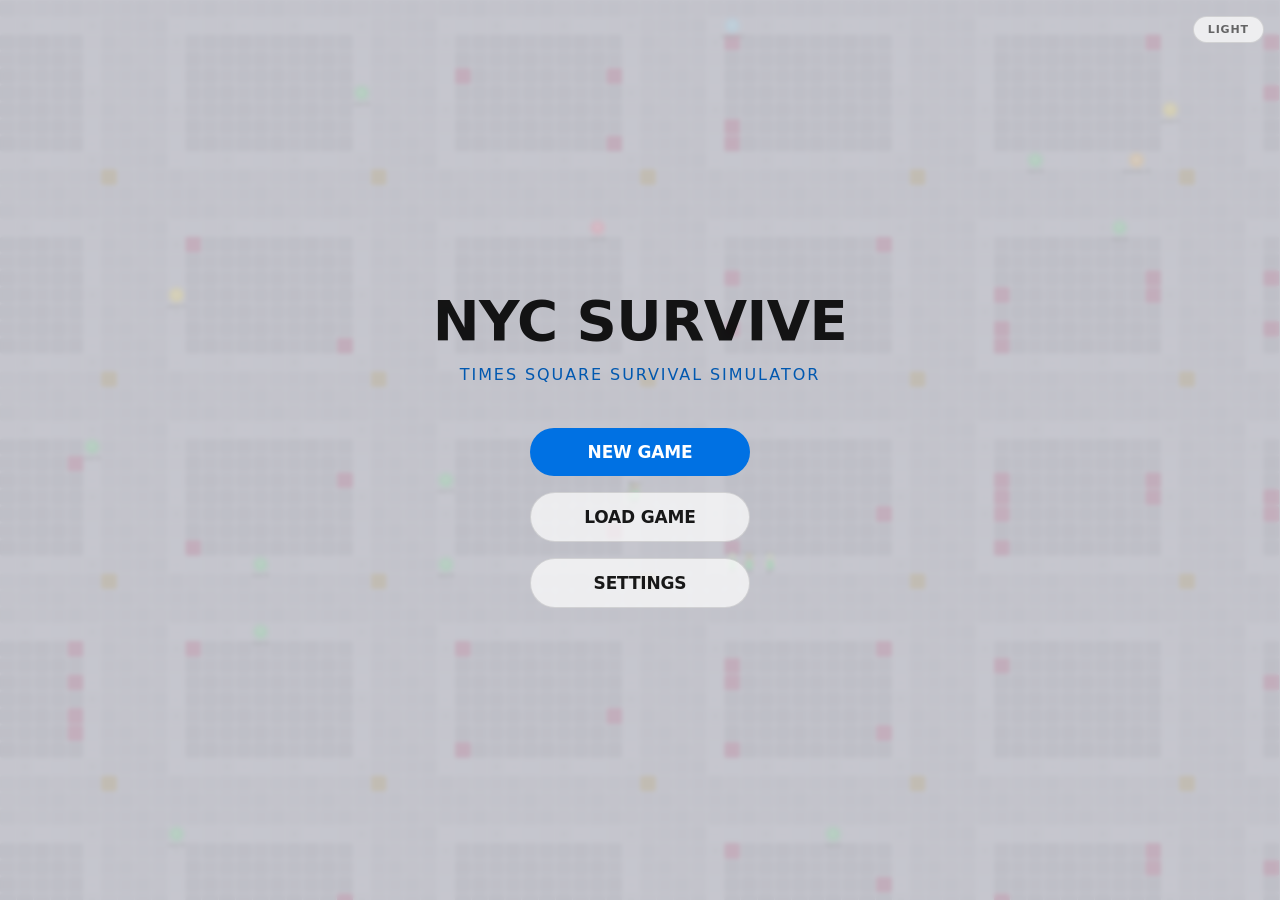
<file: web/index.html>
<!DOCTYPE html>
<html lang="en">
<head>
    <meta charset="UTF-8">
    <meta name="viewport" content="width=device-width, initial-scale=1.0, user-scalable=no">
    <meta name="apple-mobile-web-app-capable" content="yes">
    <meta name="apple-mobile-web-app-status-bar-style" content="black-translucent">
    <title>NYC Survive</title>
    <link rel="icon" href="icon.svg" type="image/svg+xml">
    <link rel="stylesheet" href="style.css">
    <style>.embed .menu-title,.embed .menu-subtitle{display:none}</style>
    <script>if(/[?&]embed\b/.test(location.search))document.documentElement.classList.add('embed')</script>
</head>
<body>
    <canvas id="game"></canvas>

    <div id="menu">
        <button class="theme-toggle" id="menu-theme" type="button">Theme</button>
        <div class="menu-title">NYC SURVIVE</div>
        <div class="menu-subtitle">Times Square Survival Simulator</div>
        <button class="menu-btn" id="menu-new">NEW GAME</button>
        <button class="menu-btn menu-btn-soft" id="menu-load">LOAD GAME</button>
        <button class="menu-btn menu-btn-soft" id="menu-settings">SETTINGS</button>
        <div class="menu-panel" id="menu-panel-load" hidden>
            <div id="menu-slots"></div>
        </div>
        <div class="menu-panel" id="menu-panel-settings" hidden>
            <div class="menu-load-title">DIFFICULTY</div>
            <div class="difficulty-picker" id="difficulty-picker">
                <button class="diff-btn" data-diff="easy">EASY</button>
                <button class="diff-btn" data-diff="medium">MEDIUM</button>
                <button class="diff-btn" data-diff="hard">HARD</button>
            </div>
            <div class="menu-load-title">HOW TO PLAY</div>
            <div class="howto">
                <div><b>Click</b> a survivor, or <b>drag a box</b> around a few</div>
                <div><b>Click the ground</b> to send them there</div>
                <div><b>Click a resource</b> to gather it</div>
                <div><b>B</b> opens the build menu, <b>1-6</b> picks a building</div>
                <div><b>WASD</b> pans, <b>scroll</b> zooms, <b>Esc</b> deselects</div>
                <div>Buildings burn materials. Empty pile, they break.</div>
                <div>Every third night: scavengers. <b>PATROL</b> near a building stops them.</div>
                <div>Win: 15 survivors, average level 8.</div>
            </div>
        </div>
    </div>

    <div id="hud">
        <div id="resource-bar"></div>
        <div id="build-menu"></div>
        <div id="colonist-panel"></div>
        <div id="game-log"></div>
        <div id="time-display"></div>
        <div id="minimap-container">
            <canvas id="minimap" width="150" height="150"></canvas>
        </div>
    </div>

    <div id="pause-overlay"></div>
    <div id="save-indicator">SAVED</div>
    <div id="settings-overlay"></div>
    <div id="tutorial-overlay"></div>

    <script type="module" src="js/main.js"></script>
    <script type="module" src="js/webmcp.js"></script>
</body>
</html>
</file>
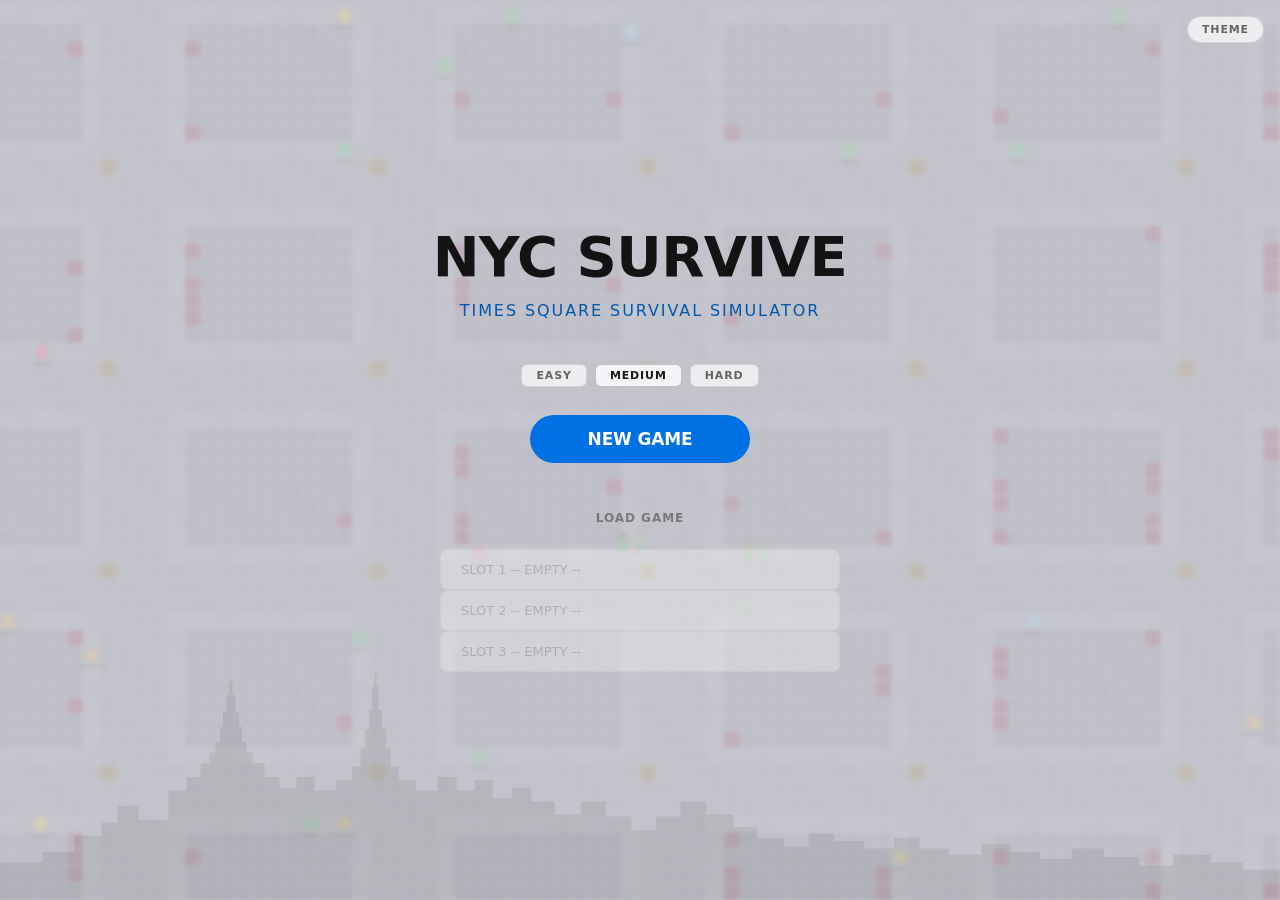
<file: web/play.html>
<!DOCTYPE html>
<html lang="en">
<head>
    <meta charset="UTF-8">
    <meta name="viewport" content="width=device-width, initial-scale=1.0, user-scalable=no">
    <meta name="apple-mobile-web-app-capable" content="yes">
    <meta name="apple-mobile-web-app-status-bar-style" content="black-translucent">
    <title>NYC Survive</title>
    <link rel="icon" href="icon.svg" type="image/svg+xml">
    <link rel="stylesheet" href="style.css">
</head>
<body>
    <canvas id="game"></canvas>

    <div id="menu">
        <div id="skyline-bg" aria-hidden="true">
            <svg viewBox="0 0 1200 220" xmlns="http://www.w3.org/2000/svg" preserveAspectRatio="xMidYMax meet">
                <path fill="var(--skyline)" d="M0,220 L0,185 L40,185 L40,175 L70,175 L70,160 L95,160 L95,148 L110,148 L110,132 L130,132 L130,145 L158,145 L158,118 L175,118 L175,105 L188,105 L188,92 L196,92 L196,82 L202,82 L202,72 L206,72 L206,58 L209,58 L209,44 L212,44 L212,28 L215,28 L215,15 L218,15 L218,28 L221,28 L221,44 L224,44 L224,58 L227,58 L227,72 L231,72 L231,82 L237,82 L237,92 L248,92 L248,105 L262,105 L262,115 L278,115 L278,105 L295,105 L295,118 L315,118 L315,108 L330,108 L330,95 L338,95 L338,78 L342,78 L342,60 L346,60 L346,42 L349,42 L349,20 L351,20 L351,8 L353,8 L353,20 L355,20 L355,42 L358,42 L358,60 L362,60 L362,78 L366,78 L366,95 L374,95 L374,108 L390,108 L390,118 L410,118 L410,105 L428,105 L428,118 L445,118 L445,108 L462,108 L462,125 L480,125 L480,115 L498,115 L498,128 L520,128 L520,140 L545,140 L545,128 L568,128 L568,142 L592,142 L592,155 L615,155 L615,142 L638,142 L638,128 L662,128 L662,140 L688,140 L688,152 L710,152 L710,162 L735,162 L735,170 L758,170 L758,158 L782,158 L782,165 L810,165 L810,172 L838,172 L838,162 L862,162 L862,172 L890,172 L890,178 L920,178 L920,168 L948,168 L948,175 L975,175 L975,182 L1005,182 L1005,172 L1035,172 L1035,180 L1068,180 L1068,188 L1100,188 L1100,178 L1135,178 L1135,185 L1165,185 L1165,192 L1200,192 L1200,220 Z"/>
            </svg>
        </div>
        <button class="theme-toggle" id="menu-theme" type="button">Theme</button>
        <div class="menu-title">NYC SURVIVE</div>
        <div class="menu-subtitle">Times Square Survival Simulator</div>
        <div class="difficulty-picker" id="difficulty-picker">
            <button class="diff-btn" data-diff="easy">EASY</button>
            <button class="diff-btn" data-diff="medium">MEDIUM</button>
            <button class="diff-btn" data-diff="hard">HARD</button>
        </div>
        <button class="menu-btn" id="menu-new">NEW GAME</button>
        <div class="menu-load-title">LOAD GAME</div>
        <div id="menu-slots"></div>
    </div>

    <div id="hud">
        <div id="resource-bar"></div>
        <div id="build-menu"></div>
        <div id="colonist-panel"></div>
        <div id="game-log"></div>
        <div id="time-display"></div>
        <div id="minimap-container">
            <canvas id="minimap" width="150" height="150"></canvas>
        </div>
    </div>

    <div id="pause-overlay"></div>
    <div id="save-indicator">SAVED</div>
    <div id="settings-overlay"></div>
    <div id="tutorial-overlay"></div>

    <script type="module" src="js/main.js"></script>
</body>
</html>
</file>
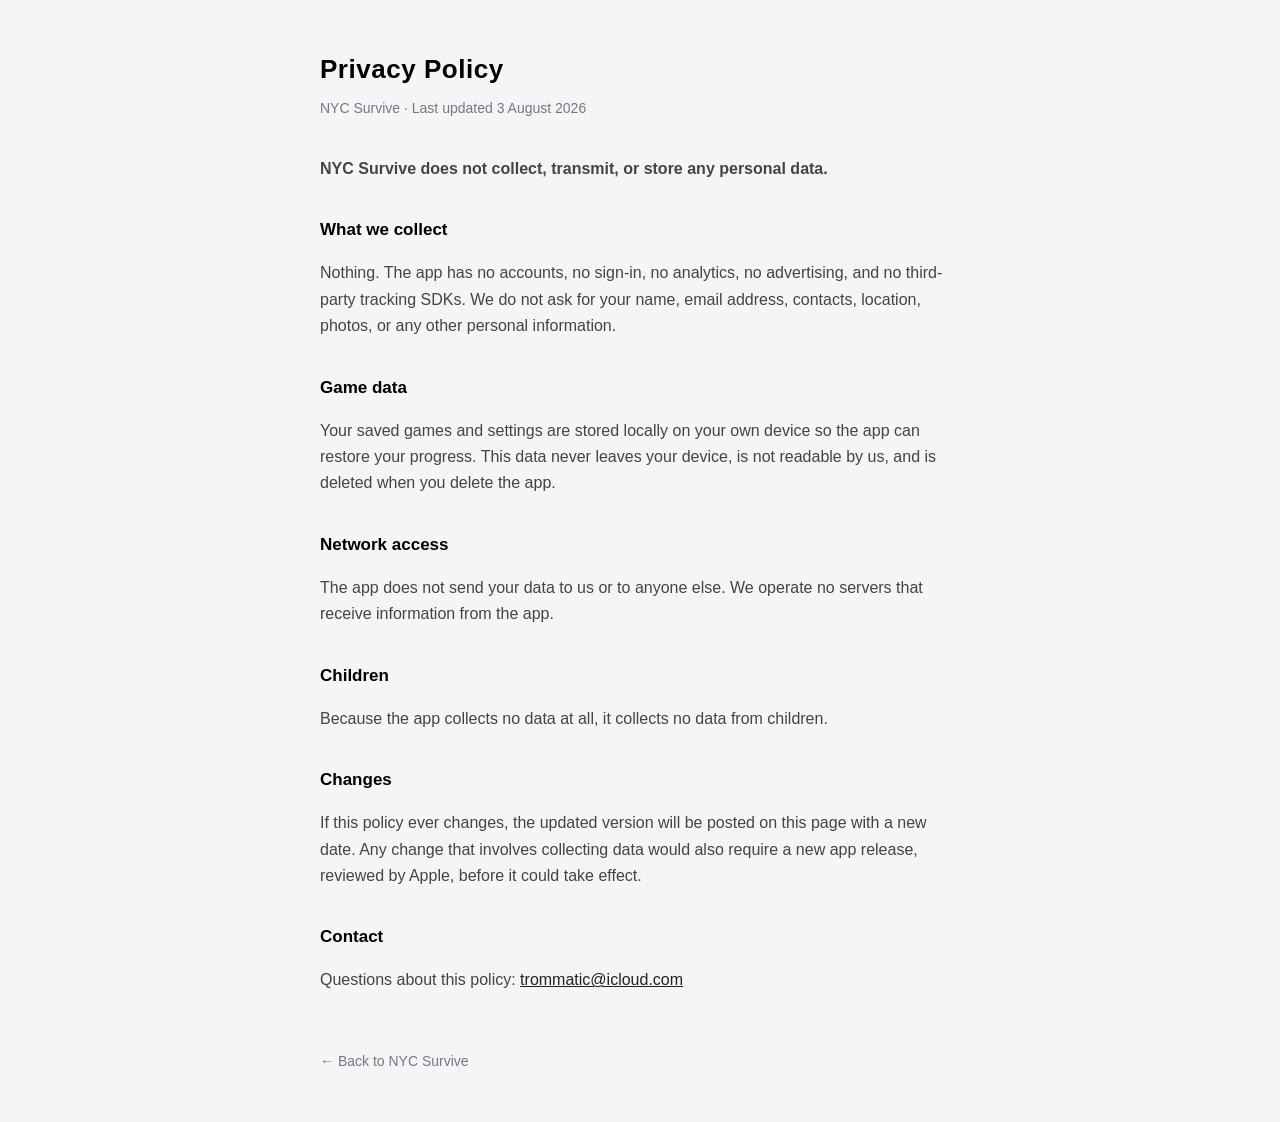
<file: web/privacy.html>
<!DOCTYPE html>
<html lang="en">
<head>
    <meta charset="UTF-8">
    <meta name="viewport" content="width=device-width, initial-scale=1.0">
    <title>Privacy Policy — NYC Survive</title>
    <link rel="icon" href="icon.svg" type="image/svg+xml">
    <style>
:root{color-scheme:light dark}
        body {
            margin: 0;
            padding: 48px 20px;
            background: light-dark(#f5f5f7,#0d0d0f);
            color: light-dark(#222,#d8d8dc);
            font: 16px/1.65 -apple-system, BlinkMacSystemFont, "Segoe UI", Helvetica, Arial, sans-serif;
        }
        main { max-width: 640px; margin: 0 auto; }
        h1 { font-size: 26px; letter-spacing: .02em; color: light-dark(#000,#fff); margin: 0 0 6px; }
        .updated { color: #77777f; font-size: 14px; margin: 0 0 36px; }
        h2 { font-size: 17px; color: light-dark(#000,#fff); margin: 34px 0 10px; }
        p, li { color: light-dark(#444,#b4b4bc); }
        ul { padding-left: 20px; }
        li { margin-bottom: 6px; }
        a { color: light-dark(#222,#d8d8dc); }
        .back { display: inline-block; margin-top: 40px; color: #77777f; font-size: 14px; text-decoration: none; }
        .back:hover { color: light-dark(#222,#d8d8dc); }
    </style>
</head>
<body>
<main>
    <h1>Privacy Policy</h1>
    <p class="updated">NYC Survive · Last updated 3 August 2026</p>

    <p><strong>NYC Survive does not collect, transmit, or store any personal data.</strong></p>

    <h2>What we collect</h2>
    <p>Nothing. The app has no accounts, no sign-in, no analytics, no advertising, and no third-party
       tracking SDKs. We do not ask for your name, email address, contacts, location, photos, or
       any other personal information.</p>

    <h2>Game data</h2>
    <p>Your saved games and settings are stored locally on your own device so the app can restore
       your progress. This data never leaves your device, is not readable by us, and is deleted when
       you delete the app.</p>

    <h2>Network access</h2>
    <p>The app does not send your data to us or to anyone else. We operate no servers that receive
       information from the app.</p>

    <h2>Children</h2>
    <p>Because the app collects no data at all, it collects no data from children.</p>

    <h2>Changes</h2>
    <p>If this policy ever changes, the updated version will be posted on this page with a new date.
       Any change that involves collecting data would also require a new app release, reviewed by
       Apple, before it could take effect.</p>

    <h2>Contact</h2>
    <p>Questions about this policy: <a href="mailto:trommatic@icloud.com">trommatic@icloud.com</a></p>

    <a class="back" href="/">← Back to NYC Survive</a>
</main>
</body>
</html>
</file>
<file: web/style.css>
/* NYC Survive -- Apple Liquid Glass UI */

/* Light is the base palette. Every color token is defined here, so no color's
   only definition lives inside a media query. Dark redefines only what changes. */
:root {
    --bg:           #ececee;
    --glass:        rgba(255,255,255,0.70);
    --glass-heavy:  rgba(255,255,255,0.85);
    --glass-hover:  rgba(0,0,0,0.04);
    --border:       rgba(0,0,0,0.12);
    --border-light: rgba(0,0,0,0.08);
    --chrome:       rgba(0,0,0,0.22);
    --scrim:        rgba(255,255,255,0.55);
    --scrim-heavy:  rgba(255,255,255,0.70);
    --skyline:      rgba(0,0,0,0.07);
    --dot:          rgba(0,0,0,0.15);
    --blur:         blur(20px);
    --blur-heavy:   blur(40px);
    --accent:       #0071e3;
  --link: #0067cf;
    --accent-light: #0058b0;
    --on-accent:    #ffffff;
    --text-1:       rgba(0,0,0,0.90);
    --text-2:       rgba(0,0,0,0.58);
    --text-3:       rgba(0,0,0,0.38);
    --green:        #248a3d;
    --yellow:       #8a6300;
    --orange:       #c25e00;
    --red:          #d70015;
    --pink:         #c9134a;
    --cyan:         #00699e;
    --radius:       12px;
    --radius-sm:    8px;
    --radius-xs:    6px;
    --radius-pill:  100px;
    --font:         -apple-system,BlinkMacSystemFont,'SF Pro Display','SF Pro Text',system-ui,sans-serif;
    --font-chill:   ui-rounded,'SF Pro Rounded','Nunito','Varela Round',system-ui,sans-serif;
    --font-mono:    var(--font);
    --spring:       cubic-bezier(0.34,1.56,0.64,1);
}

/* Dark: system preference, unless the player explicitly chose light. */
@media (prefers-color-scheme: dark) {
    :root:not([data-theme="light"]) {
        --bg:           #0a0a0c;
    --link: #0f7ae5;
        --glass:        rgba(255,255,255,0.08);
        --glass-heavy:  rgba(255,255,255,0.12);
        --glass-hover:  rgba(255,255,255,0.06);
        --border:       rgba(255,255,255,0.18);
        --border-light: rgba(255,255,255,0.10);
        --chrome:       rgba(255,255,255,0.28);
        --scrim:        rgba(0,0,0,0.40);
        --scrim-heavy:  rgba(0,0,0,0.55);
        --skyline:      rgba(255,255,255,0.05);
        --dot:          rgba(255,255,255,0.15);
        --accent-light: #2997ff;
        --text-1:       rgba(255,255,255,0.92);
        --text-2:       rgba(255,255,255,0.55);
        --text-3:       rgba(255,255,255,0.35);
        --green:        #30d158;
        --yellow:       #ffd60a;
        --orange:       #ff9f0a;
        --red:          #ff453a;
        --pink:         #ff375f;
        --cyan:         #64d2ff;
    }
}

/* Dark: explicit player choice, so the toggle wins in both directions. */
:root[data-theme="dark"] {
    --bg:           #0a0a0c;
    --glass:        rgba(255,255,255,0.08);
    --glass-heavy:  rgba(255,255,255,0.12);
    --glass-hover:  rgba(255,255,255,0.06);
    --border:       rgba(255,255,255,0.18);
    --border-light: rgba(255,255,255,0.10);
    --chrome:       rgba(255,255,255,0.28);
    --scrim:        rgba(0,0,0,0.40);
    --scrim-heavy:  rgba(0,0,0,0.55);
    --skyline:      rgba(255,255,255,0.05);
    --dot:          rgba(255,255,255,0.15);
    --accent-light: #2997ff;
    --text-1:       rgba(255,255,255,0.92);
    --text-2:       rgba(255,255,255,0.55);
    --text-3:       rgba(255,255,255,0.35);
    --green:        #30d158;
    --yellow:       #ffd60a;
    --orange:       #ff9f0a;
    --red:          #ff453a;
    --pink:         #ff375f;
    --cyan:         #64d2ff;
}

* { margin:0; padding:0; box-sizing:border-box; }
button { font-family:inherit; }

body {
    background: var(--bg);
    color: var(--text-1);
    font-family: var(--font);
    overflow: hidden;
    width: 100vw;
    height: 100vh;
    -webkit-font-smoothing: antialiased;
    -moz-osx-font-smoothing: grayscale;
}

canvas#game {
    position: fixed;
    top:0; left:0;
    width:100%; height:100%;
    display:block;
}

/* ---- Panel corner chrome ---- */

.corners { position:relative; }
.corners::before {
    content:'';
    position:absolute;
    top:4px; left:4px;
    width:8px; height:8px;
    border-top:1px solid var(--chrome);
    border-left:1px solid var(--chrome);
    pointer-events:none;
    z-index:1;
}
.corners::after {
    content:'';
    position:absolute;
    bottom:4px; right:4px;
    width:8px; height:8px;
    border-bottom:1px solid var(--chrome);
    border-right:1px solid var(--chrome);
    pointer-events:none;
    z-index:1;
}

/* ---- Menu Screen ---- */

#menu {
    position:fixed;
    top:0; left:0;
    width:100%; height:100%;
    z-index:100;
    /* ponytail: scrim over the live demo game rendering behind the menu */
    background:color-mix(in srgb, var(--bg) 72%, transparent);
    backdrop-filter:blur(2px);
    display:flex;
    flex-direction:column;
    align-items:center;
    justify-content:center;
    gap:16px;
    overflow:hidden;
}

#skyline-bg {
    position:absolute;
    bottom:0; left:0; right:0;
    pointer-events:none;
    line-height:0;
}
#skyline-bg svg {
    width:100%;
    height:auto;
    display:block;
}

.menu-title {
    font-size:clamp(36px,8vw,56px);
    font-weight:700;
    color:var(--text-1);
    letter-spacing:-0.02em;
    line-height:1;
    position:relative;
}

.menu-subtitle {
    font-size:clamp(13px,3vw,16px);
    font-weight:500;
    color:var(--accent-light);
    letter-spacing:0.15em;
    text-transform:uppercase;
    margin-bottom:40px;
    position:relative;
}

.difficulty-picker {
    margin-bottom:12px;
    display:flex;
    gap:8px;
    justify-content:center;
    position:relative;
}

.diff-btn {
    background:var(--glass);
    border:1px solid var(--border);
    color:var(--text-2);
    padding:5px 14px;
    font:600 11px/1 var(--font);
    letter-spacing:0.08em;
    cursor:pointer;
    border-radius:var(--radius-xs);
    transition:background 0.15s,color 0.15s,border-color 0.15s;
}
.diff-btn.selected {
    background:var(--glass-heavy);
    color:var(--text-1);
    border-color:var(--chrome);
}

.theme-toggle {
    position:absolute;
    top:16px; right:16px;
    background:var(--glass);
    border:1px solid var(--border);
    color:var(--text-2);
    font:600 11px/1 var(--font);
    letter-spacing:0.08em;
    text-transform:uppercase;
    padding:7px 14px;
    border-radius:var(--radius-pill);
    cursor:pointer;
    transition:background 0.15s,color 0.15s;
}
.theme-toggle:hover { background:var(--glass-heavy); color:var(--text-1); }

.menu-btn {
    background:var(--accent);
    border:none;
    color:var(--on-accent);
    font-size:17px;
    font-weight:600;
    cursor:pointer;
    padding:14px 48px;
    border-radius:var(--radius-pill);
    letter-spacing:-0.01em;
    transition:transform 0.2s var(--spring),opacity 0.2s;
    position:relative;
}
.menu-btn:hover { transform:scale(1.04); opacity:0.9; }
.menu-btn:active { transform:scale(0.97); }

.menu-load-title {
    font-size:12px;
    font-weight:600;
    color:var(--text-3);
    letter-spacing:0.08em;
    text-transform:uppercase;
    margin-top:32px;
    margin-bottom:8px;
    position:relative;
}

.menu-slot-btn {
    background:var(--glass);
    border:1px solid var(--border-light);
    color:var(--text-1);
    font-size:13px;
    font-weight:500;
    cursor:pointer;
    padding:12px 20px;
    display:block;
    width:min(400px,85vw);
    text-align:left;
    border-radius:var(--radius-sm);
    transition:transform 0.2s var(--spring),background 0.2s;
    position:relative;
}
.menu-slot-btn:hover:not(:disabled):not(.empty) {
    transform:translateY(-2px);
    background:var(--glass-heavy);
}
.menu-slot-btn.empty { color:var(--text-3); cursor:default; pointer-events:none; }
.menu-slot-btn:disabled { cursor:default; opacity:0.4; }

/* ---- HUD ---- */

#hud {
    position:fixed;
    top:0; left:0;
    width:100%; height:100%;
    z-index:10;
    pointer-events:none;
    display:none;
}
#hud > * { pointer-events:auto; }

/* Resource Bar */

#resource-bar {
    position:absolute;
    top:12px; left:12px; right:12px;
    display:flex;
    align-items:center;
    gap:4px;
    padding:8px 14px;
    background:var(--glass);
    backdrop-filter:var(--blur);
    -webkit-backdrop-filter:var(--blur);
    border:1px solid var(--border);
    border-radius:var(--radius);
    font-size:12px;
    font-weight:500;
    font-variant-numeric:tabular-nums;
}

.res-pill {
    display:flex;
    align-items:center;
    gap:4px;
    padding:3px 9px;
    border-radius:var(--radius-pill);
    background:var(--glass-hover);
    border:1px solid var(--border-light);
    font-size:11px;
    font-family:var(--font-mono);
    white-space:nowrap;
}
.res-icon { font-size:11px; }
.res-val { font-weight:600; }
.res-label { font-size:9px; color:var(--text-3); letter-spacing:0.06em; }

/* Build Menu */

#build-menu {
    position:absolute;
    top:58px; left:12px;
    width:200px;
    padding:12px;
    background:var(--glass-heavy);
    border:1px solid var(--border);
    border-radius:var(--radius);
    display:none;
}

.hud-title {
    font-size:11px;
    font-weight:600;
    letter-spacing:0.06em;
    text-transform:uppercase;
    color:var(--text-2);
    margin-bottom:8px;
}

.build-btn {
    display:block;
    width:100%;
    text-align:left;
    background:transparent;
    border:1px solid transparent;
    color:var(--text-1);
    font-size:12px;
    font-weight:500;
    padding:8px 10px;
    cursor:pointer;
    margin-bottom:2px;
    border-radius:var(--radius-xs);
    transition:background 0.15s,transform 0.2s var(--spring);
}
.build-btn:hover { background:var(--glass-hover); transform:translateY(-1px); }
.build-btn.selected { background:rgba(0,113,227,0.2); border-color:rgba(0,113,227,0.4); }
.build-btn .cost {
    font-size:10px;
    font-family:var(--font-mono);
    color:var(--text-3);
    display:block;
    margin-top:2px;
}
.demolish-btn { color:var(--red); }
.demolish-btn.selected { background:rgba(255,69,58,0.15); border-color:rgba(255,69,58,0.3); }

/* Colonist Panel */

#colonist-panel {
    position:absolute;
    top:58px; right:12px;
    width:240px;
    padding:14px;
    background:var(--glass-heavy);
    border:1px solid var(--border);
    border-radius:var(--radius);
    display:none;
}

.panel-header {
    display:flex;
    justify-content:space-between;
    align-items:center;
}

.trait-badge {
    font-size:10px;
    font-weight:600;
    color:var(--pink);
    padding:3px 8px;
    background:rgba(255,55,95,0.12);
    border-radius:var(--radius-pill);
    margin-top:6px;
    display:inline-block;
}

.need-row {
    display:flex;
    align-items:center;
    gap:6px;
    margin:3px 0;
}

.need-label {
    font-size:10px;
    font-family:var(--font-mono);
    color:var(--text-2);
    width:30px;
}

.bar-bg {
    flex:1;
    height:4px;
    background:var(--glass);
    border-radius:2px;
    overflow:hidden;
}

.bar-fill {
    height:100%;
    border-radius:2px;
    transform-origin:left;
    transition:transform 0.3s ease;
    will-change:transform;
}

.need-val {
    font-size:10px;
    font-family:var(--font-mono);
    color:var(--text-3);
    width:25px;
    text-align:right;
}

.stat-dots { display:flex; gap:2px; flex:1; }
.stat-dot { width:12px; height:4px; background:var(--glass); border-radius:2px; }
.stat-dot.filled { background:var(--accent-light); }

.job-buttons { display:flex; gap:4px; margin-top:6px; }

.job-btn {
    background:var(--glass-hover);
    border:none;
    color:var(--text-2);
    font-size:10px;
    font-weight:600;
    padding:5px 10px;
    cursor:pointer;
    border-radius:var(--radius-xs);
    transition:transform 0.2s var(--spring),background 0.15s;
}
.job-btn:hover { transform:scale(1.05); background:var(--glass); }
.job-btn.active { background:var(--accent); color:var(--on-accent); }

/* Game Log */

#game-log {
    position:absolute;
    bottom:64px; left:12px;
    width:260px;
    max-height:56px;
    overflow:hidden;
    padding:8px 12px;
    background:var(--glass);
    border:1px solid var(--border-light);
    border-radius:var(--radius-sm);
    font-size:10px;
    font-family:var(--font-mono);
    color:var(--text-2);
    line-height:1.5;
    -webkit-mask-image:linear-gradient(transparent,black 35%);
    mask-image:linear-gradient(transparent,black 35%);
}

/* Time Display */

#time-display {
    position:absolute;
    bottom:64px; right:12px;
    font-size:11px;
    font-family:var(--font-mono);
    font-weight:500;
    font-variant-numeric:tabular-nums;
    color:var(--text-3);
    padding:6px 10px;
    background:var(--glass);
    border:1px solid var(--border-light);
    border-radius:var(--radius-xs);
}

/* Minimap */

#minimap-container {
    position:absolute;
    bottom:96px; right:12px;
}

#minimap-container::before {
    content:'MINIMAP';
    position:absolute;
    top:6px; left:8px;
    font-size:8px;
    font-family:var(--font-mono);
    color:var(--text-3);
    letter-spacing:0.1em;
    z-index:1;
    pointer-events:none;
}

canvas#minimap {
    width:140px; height:140px;
    border:1px solid var(--border);
    border-radius:var(--radius-sm);
    cursor:pointer;
    display:block;
}

/* Pause Overlay */

#pause-overlay {
    position:fixed;
    top:0; left:0;
    width:100%; height:100%;
    background:var(--scrim);
    backdrop-filter:blur(8px);
    -webkit-backdrop-filter:blur(8px);
    display:none;
    align-items:center;
    justify-content:center;
    z-index:20;
    pointer-events:none;
}

.pause-card {
    background:var(--glass-heavy);
    backdrop-filter:blur(24px);
    -webkit-backdrop-filter:blur(24px);
    border:1px solid var(--border);
    border-radius:20px;
    padding:36px 48px;
    display:flex;
    flex-direction:column;
    align-items:center;
    gap:10px;
    pointer-events:auto;
}

.pause-title {
    font-size:32px;
    font-weight:700;
    color:var(--text-1);
    letter-spacing:-0.02em;
    margin-bottom:8px;
}

.pause-action-btn {
    background:var(--glass);
    border:1px solid var(--border);
    color:var(--text-1);
    font-size:14px;
    font-weight:600;
    padding:10px 0;
    cursor:pointer;
    border-radius:var(--radius-pill);
    width:200px;
    text-align:center;
    transition:transform 0.2s var(--spring),background 0.15s;
    font-family:var(--font);
}
.pause-action-btn:hover { transform:translateY(-2px); background:var(--glass-heavy); }
.pause-action-btn.primary { background:var(--accent); border-color:transparent; color:var(--on-accent); }
.pause-action-btn.danger { color:var(--red); border-color:rgba(255,69,58,0.3); }

/* Save Indicator */

#save-indicator {
    position:fixed;
    top:56px; right:12px;
    padding:8px 16px;
    background:var(--glass);
    border:1px solid rgba(48,209,88,0.3);
    border-radius:var(--radius-pill);
    color:var(--green);
    font-size:12px;
    font-weight:600;
    z-index:30;
    display:none;
    animation:saveIn 0.3s var(--spring);
}

@keyframes saveIn {
    from { opacity:0; transform:translateY(-8px) scale(0.95); }
    to { opacity:1; transform:translateY(0) scale(1); }
}

/* Settings — slide-in panel from right */

#settings-overlay {
    position:fixed;
    top:0; left:0;
    width:100%; height:100%;
    background:var(--scrim);
    display:none;
    align-items:stretch;
    justify-content:flex-end;
    z-index:50;
}

.settings-panel {
    width:300px;
    height:100%;
    overflow-y:auto;
    padding:28px;
    background:rgba(10,10,12,0.96);
    backdrop-filter:blur(24px);
    -webkit-backdrop-filter:blur(24px);
    border-left:1px solid var(--border);
    animation:slideInRight 0.25s var(--spring);
}

@keyframes slideInRight {
    from { transform:translateX(100%); }
    to { transform:translateX(0); }
}

.ctrl-row {
    display:flex;
    align-items:center;
    font-size:12px;
    margin:6px 0;
    color:var(--text-2);
}

.ctrl-key {
    width:120px;
    font-weight:600;
    font-family:var(--font-mono);
    font-size:11px;
    color:var(--accent-light);
}

.save-row {
    display:flex;
    justify-content:space-between;
    align-items:center;
    margin:8px 0;
}

.save-btn {
    background:var(--accent);
    border:none;
    color:var(--on-accent);
    font-size:11px;
    font-weight:600;
    padding:5px 14px;
    cursor:pointer;
    border-radius:var(--radius-pill);
    transition:transform 0.2s var(--spring),opacity 0.15s;
}
.save-btn:hover { transform:scale(1.05); opacity:0.9; }

/* Tutorial Overlay */

#tutorial-overlay {
    position:fixed;
    top:0; left:0;
    width:100%; height:100%;
    background:var(--scrim-heavy);
    backdrop-filter:blur(8px);
    -webkit-backdrop-filter:blur(8px);
    display:none;
    align-items:center;
    justify-content:center;
    z-index:60;
}

.tutorial-panel {
    max-width:min(440px,90vw);
    padding:28px;
    background:var(--glass-heavy);
    border:1px solid var(--border);
    border-radius:20px;
    display:flex;
    flex-direction:column;
    gap:16px;
    cursor:pointer;
}

.tut-header { display:flex; justify-content:space-between; align-items:center; }

.tut-skip {
    background:var(--glass-hover);
    border:none;
    color:var(--text-2);
    font-size:11px;
    font-weight:600;
    cursor:pointer;
    padding:4px 12px;
    border-radius:var(--radius-pill);
    transition:background 0.15s;
}
.tut-skip:hover { background:var(--glass); }

.tut-hint {
    font-size:12px;
    color:var(--accent-light);
    text-align:center;
    font-weight:500;
    animation:pulse 2s ease-in-out infinite;
}

@keyframes pulse {
    0%,100% { opacity:1; }
    50% { opacity:0.4; }
}

.tut-dots { display:flex; gap:6px; justify-content:center; }

.tut-dot {
    width:6px; height:6px;
    border-radius:50%;
    background:var(--dot);
    transition:background 0.2s;
}
.tut-dot.active { background:var(--accent); }

hr { border:none; border-top:1px solid var(--border-light); margin:8px 0; }

/* HUD utility classes */

.hud-yellow { color:var(--yellow); font-weight:600; }
.hud-cyan { color:var(--cyan); font-weight:700; }
.hud-pink { color:var(--pink); font-weight:600; }
.hud-muted { color:var(--text-3); }
.hud-muted-sm { font-size:10px; color:var(--text-3); }
.hud-section-title { font-size:12px; font-weight:600; color:var(--yellow); }
.hud-big-title { font-size:28px; font-weight:700; color:var(--cyan); }
.hud-panel-name { color:var(--yellow); font-weight:600; }
.hud-panel-level { color:var(--cyan); font-weight:600; }

/* Reduced motion */

@media (prefers-reduced-motion:reduce) {
    *,*::before,*::after {
        animation-duration:0.01ms !important;
        transition-duration:0.01ms !important;
    }
}

/* Mobile adjustments */

@media (max-width:600px) {
    #resource-bar {
        top:8px; left:8px; right:8px;
        gap:4px; padding:6px 10px; font-size:10px;
        border-radius:var(--radius-sm);
        backdrop-filter:none; -webkit-backdrop-filter:none;
        background:rgba(10,10,12,0.92);
    }
    #build-menu, #colonist-panel {
        backdrop-filter:none; -webkit-backdrop-filter:none;
        background:rgba(10,10,12,0.92);
    }
    #build-menu { top:50px; left:8px; width:170px; padding:10px; }
    #colonist-panel { top:50px; right:8px; width:200px; padding:10px; }
    #game-log { bottom:56px; left:8px; width:220px; font-size:9px; }
    canvas#minimap { width:100px; height:100px; }
    .settings-panel { width:100%; }
}

/* Player Profile */

#player-profile {
    position:absolute;
    top:12px; right:12px;
    background:var(--glass);
    backdrop-filter:var(--blur);
    -webkit-backdrop-filter:var(--blur);
    border:1px solid var(--border-light);
    border-radius:var(--radius-sm);
    padding:10px 14px;
    min-width:180px;
    z-index:10;
}
.pp-title { font-weight:700; font-size:13px; color:var(--yellow); margin-bottom:4px; }
.pp-xp-track { height:4px; background:var(--glass); border-radius:2px; overflow:hidden; margin-bottom:4px; }
.pp-xp-fill { height:100%; background:var(--yellow); border-radius:2px; transition:width 0.4s ease; }
.pp-stats { font-size:10px; color:var(--text-2); font-family:var(--font-mono); }
.pp-quests { font-size:10px; color: var(--link, var(--accent)); margin-top:4px; cursor:pointer; }
.pp-quests:hover { text-decoration:underline; }

/* Quest Board */

#quest-board {
    position:absolute;
    top:50%; left:50%;
    transform:translate(-50%,-50%);
    background:rgba(10,10,12,0.94);
    backdrop-filter:blur(30px);
    -webkit-backdrop-filter:blur(30px);
    border:1px solid var(--border);
    border-radius:var(--radius);
    padding:16px;
    width:340px;
    max-height:70vh;
    overflow-y:auto;
    z-index:50;
}
.qb-header { font-weight:700; font-size:13px; letter-spacing:0.1em; color:var(--text-1); display:flex; justify-content:space-between; align-items:center; margin-bottom:8px; }
.qb-close { cursor:pointer; color:var(--text-3); font-size:14px; padding:4px; }
.qb-close:hover { color:var(--red); }
.qb-add { text-align:center; padding:8px; border:1px dashed var(--border-light); border-radius:8px; color:var(--text-2); font-size:11px; cursor:pointer; margin-bottom:8px; letter-spacing:0.08em; }
.qb-add:hover { border-color: var(--link, var(--accent)); color: var(--link, var(--accent)); }
.qb-form { margin-bottom:12px; display:flex; flex-direction:column; gap:6px; }
.qb-input { background:var(--glass-hover); border:1px solid var(--border-light); border-radius:6px; padding:8px 10px; color:var(--text-1); font-size:12px; outline:none; }
.qb-input:focus { border-color: var(--link, var(--accent)); }
.qb-row { display:flex; gap:6px; }
.qb-select { flex:1; background:var(--glass-hover); border:1px solid var(--border-light); border-radius:6px; padding:6px; color:var(--text-1); font-size:11px; }
.qb-btn { flex:1; padding:8px; background:var(--accent); border:none; border-radius:6px; color:var(--on-accent); font-size:11px; font-weight:600; cursor:pointer; letter-spacing:0.06em; }
.qb-btn.dim { background:var(--glass-hover); color:var(--text-2); }
.qb-btn:hover { opacity:0.85; }
.qb-section { font-size:10px; letter-spacing:0.12em; color:var(--text-3); margin:10px 0 4px; }
.qb-quest { display:flex; align-items:center; gap:8px; padding:6px 8px; background:var(--glass-hover); border-radius:6px; margin-bottom:3px; }
.qb-quest.done { opacity:0.4; }
.qb-rank { font-weight:700; font-size:12px; width:18px; text-align:center; }
.qb-name { flex:1; font-size:12px; color:var(--text-1); }
.qb-xp { font-size:10px; color:var(--yellow); font-family:var(--font-mono); }
.qb-complete { cursor:pointer; color:var(--green); font-size:14px; padding:2px 6px; border-radius:4px; }
.qb-complete:hover { background:rgba(48,209,88,0.15); }

/* Toast */

#toast-msg {
    position:fixed;
    bottom:80px; left:50%;
    transform:translateX(-50%);
    background:rgba(255,214,10,0.15);
    backdrop-filter:blur(20px);
    -webkit-backdrop-filter:blur(20px);
    border:1px solid rgba(255,214,10,0.3);
    border-radius:var(--radius-pill);
    padding:8px 24px;
    color:var(--yellow);
    font-size:13px;
    font-weight:600;
    z-index:200;
    transition:opacity 0.3s ease;
    pointer-events:none;
}

/* Splash: chill rounded type, three plain buttons */
#menu, #menu button { font-family:var(--font-chill); }
.menu-title { font-weight:800; letter-spacing:-0.01em; }
.menu-subtitle { margin-bottom:28px; letter-spacing:0.12em; }
.menu-btn { min-width:220px; }
.menu-btn-soft { background:var(--glass); color:var(--text-1); border:1px solid var(--border); }
.menu-panel { position:relative; text-align:center; max-height:40vh; overflow:auto; }
.menu-panel[hidden] { display:none; }
.menu-panel .menu-load-title { margin-top:12px; }
.howto { display:flex; flex-direction:column; gap:6px; font-size:14px; color:var(--text-2); line-height:1.35; }
.howto b { color:var(--text-1); }
</file>
